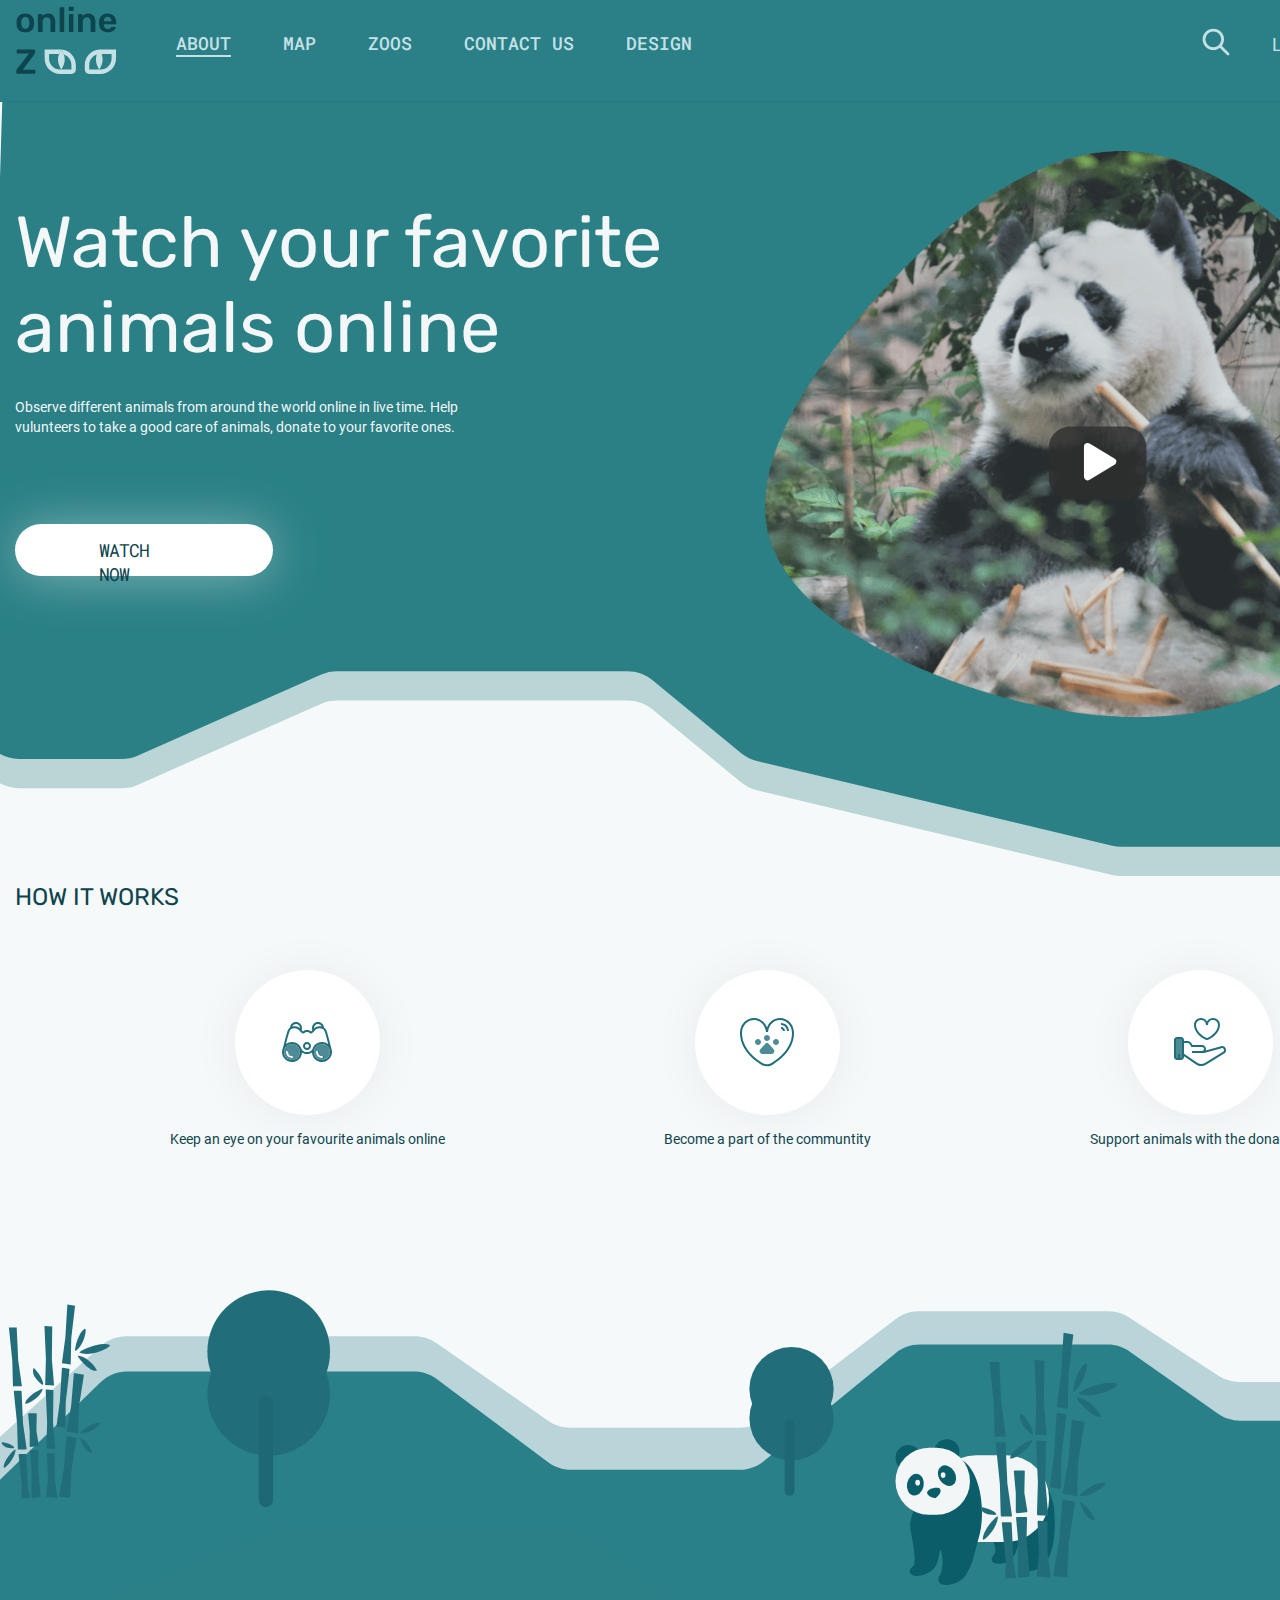
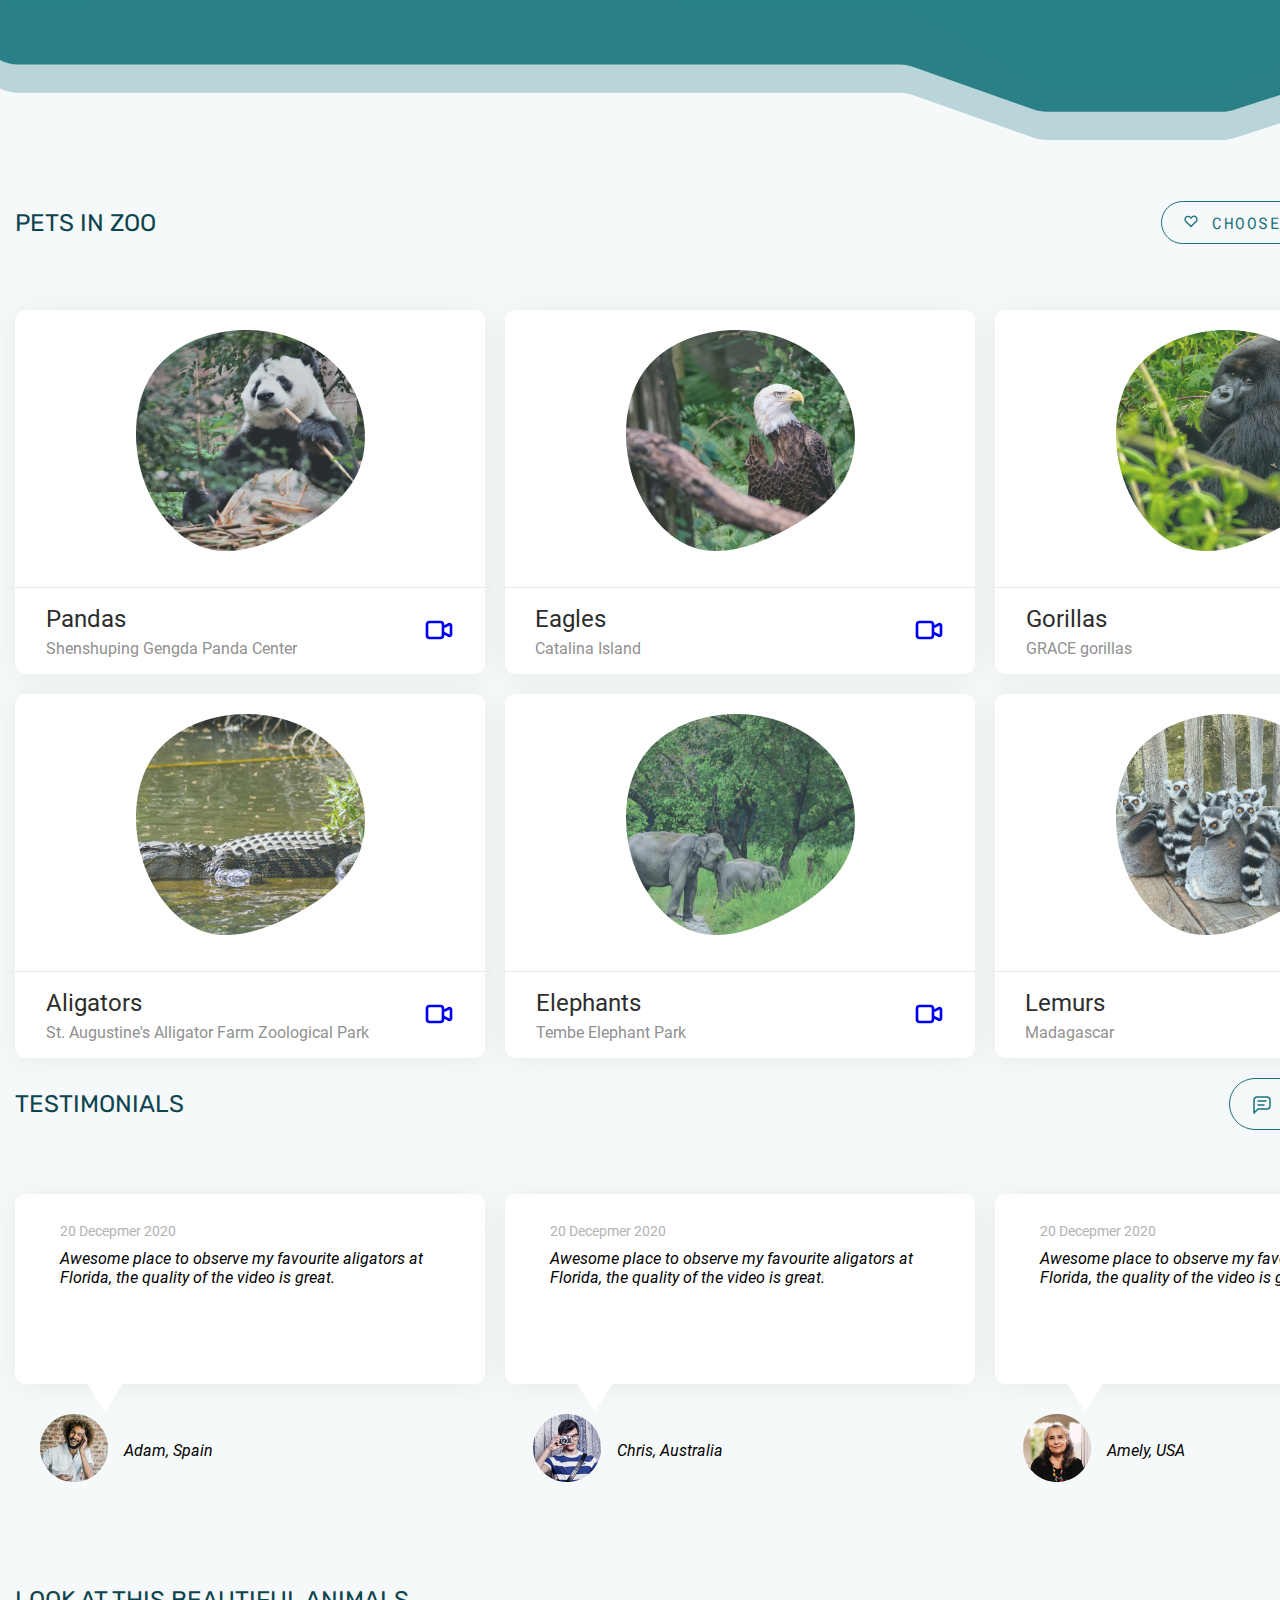
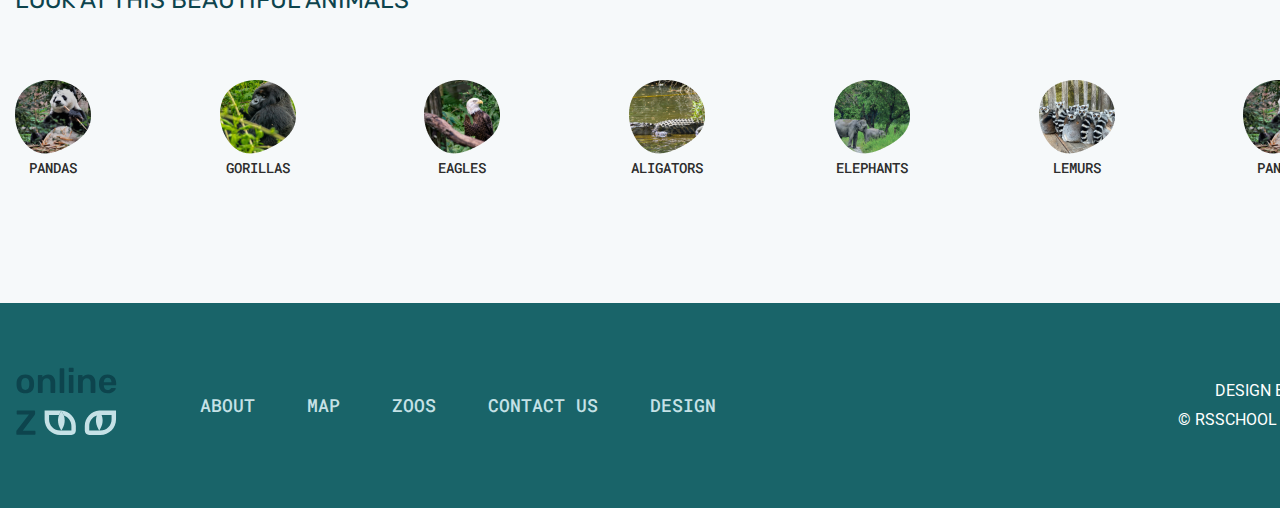
<file: index.html>
<!DOCTYPE html>
<html lang="en">

<head>
    <meta charset="UTF-8">
    <meta http-equiv="X-UA-Compatible" content="IE=edge">
    <meta name="viewport" content="width=device-width, initial-scale=1.0">
    <title>Zoo</title>
    <link rel="stylesheet" href="https://cdnjs.cloudflare.com/ajax/libs/font-awesome/5.15.3/css/all.min.css"
        integrity="sha512-iBBXm8fW90+nuLcSKlbmrPcLa0OT92xO1BIsZ+ywDWZCvqsWgccV3gFoRBv0z+8dLJgyAHIhR35VZc2oM/gI1w=="
        crossorigin="anonymous" referrerpolicy="no-referrer" />
    <link rel="stylesheet" href="./css/normalize.css">
    <link rel="stylesheet" href="./css/fonts.css">
    <link rel="stylesheet" href="./css/main.css">
</head>

<body>

    <header class="header">
        <div class="container">
            <nav class="header__nav">
                <a class="header__link" href="#">
                    <img src="./images/logo.svg" width="108" height="84" alt="logo">
                </a>
                <label for="x">
                    <span class=" header__bar fas fa-bars fa-2x"></span>
                </label>
                <input id="x" class="header__checkbox" type="checkbox">
                <ul class="header__list">
                    <li class="header__list--item"><a class="header__list--link" href="#">about</a></li>
                    <li class="header__list--item"><a class="header__list--link" href="#">map</a></li>
                    <li class="header__list--item"><a class="header__list--link" href="#">zoos</a></li>
                    <li class="header__list--item"><a class="header__list--link" href="contact.html">contact us</a></li>
                    <li class="header__list--item"><a class="header__list--link" href="#">design</a></li>
                </ul>
                <img class="header__contact" src="./images/contact.svg" width="56" height="56" alt="imgcontact ">
                <ul class="header__menu">
                    <li class="header__menu--item"><a class="header__menu--link" href="#">
                            <img src="./images/lupa.svg" width="32" height="32" alt="lupa">
                        </a></li>
                    <li class="header__menu--item"><a class="header__menu--link" href="login.html">Log in</a></li>
                    <li class="header__menu--item"><a class="header__menu--link" href="create.html">Sign up</a></li>
                </ul>
            </nav>
        </div>
    </header>

    <main>
        <section class="section-1">
            <div class="container">
                <div class="section-1__box">
                    <h1 class="section-1__title">Watch your favorite animals online</h1>
                    <p class="section-1__text">Observe different animals from around the world online in live time. Help
                        vulunteers to take a good care of animals, donate to your favorite ones.</p>
                    <a class="section-1__link" href="#">Watch now</a>

                </div>

                <div class="picture">
                    <a href="#" class="picture__btn">
                            
                            
                        <img class="picture__btn--img" src="./images/youtube.svg" width="120" height="120" alt="">
                    </a>
                    <img class="picture__img" src="./images/Panda.png"
                        srcset="./images/Panda.png 1x, ./images/Panda@2x.png 2x" width="650" height="566" alt="Panda">
                </div>

            </div>
        </section>

        <section class="section-2">
            <h2 class="section-2__title">Lorem, ipsum.</h2>
            <div class="container">
                <a class="section-2__work" href="#">How it works </a>

                <ul class="section-2__list">
                    <li class="section-2__item first">
                        <p class="section-2__text">Keep an eye on your favourite animals online</p>
                    </li>
                    <li class="section-2__item second">
                        <p class="section-2__text">Become a part of the communtity</p>
                    </li>
                    <li class="section-2__item third">
                        <p class="section-2__text">Support animals with the donations</p>
                    </li>
                </ul>
            </div>
        </section>

        <section class="section-3">
            <div class="container">
                <div class="section-3__content">
                    <h3 class="section-3__title">PETS IN ZOO</h3>
                    <a class="section-3__link" href="#"><svg xmlns="http://www.w3.org/2000/svg" class="h-6 w-6"
                            fill="none" width="18" height="16" viewBox="0 0 24 24" stroke="currentColor">
                            <path stroke-linecap="round" stroke-linejoin="round" stroke-width="2"
                                d="M4.318 6.318a4.5 4.5 0 000 6.364L12 20.364l7.682-7.682a4.5 4.5 0 00-6.364-6.364L12 7.636l-1.318-1.318a4.5 4.5 0 00-6.364 0z" />
                        </svg> CHOOSE YOUR FAVORITE</a>
                </div>
                <div class="section-3__menu-bar">
                    <ul class="section-3__menu">
                        <li class="section-3__item">
                            <picture>
                                <source media="(max-width: 320px)" srcset="./img/panda_mobile3.png">
                                <source media="(max-width: 640px)" srcset="./img/panda_tablet3.png">
                                <img class="section3__picture" src="./images/panda3.png" alt="panda" width="229"
                                    height="221">
                            </picture>
                            <hr class="section-3__line">

                            <div class="section-3__text-box">
                                <div class="section-3__span1">
                                    <h3 class="section-3__text">Pandas</h3>
                                    <p class="section-3__description">Shenshuping Gengda Panda Center</p>
                                </div>
                                <a class="title-box__link" href="#"><svg xmlns="http://www.w3.org/2000/svg" width="32"
                                        height="32" class="h-6 w-6" fill="none" viewBox="0 0 24 24"
                                        stroke="currentColor">
                                        <path stroke-linecap="round" stroke-linejoin="round" stroke-width="2"
                                            d="M15 10l4.553-2.276A1 1 0 0121 8.618v6.764a1 1 0 01-1.447.894L15 14M5 18h8a2 2 0 002-2V8a2 2 0 00-2-2H5a2 2 0 00-2 2v8a2 2 0 002 2z" />
                                    </svg>
                                </a>
                            </div>

                        </li>
                        <li class="section-3__item">
                            <picture>
                                <source media="(max-width: 640px)" srcset="./img/eagle_tablet3.png">
                                <img class="section3__picture" src="./images/eagle3.png" alt="eagle" width="229"
                                    height="221">
                            </picture>
                            <hr class="section-3__line">

                            <div class="section-3__text-box">
                                <div class="section-3__span2">
                                    <h3 class="section-3__text">Eagles</h3>
                                    <p class="section-3__description">Catalina Island</p>
                                </div>
                                <a class="title-box__link" href="#"><svg xmlns="http://www.w3.org/2000/svg" width="32"
                                        height="32" class="h-6 w-6" fill="none" viewBox="0 0 24 24"
                                        stroke="currentColor">
                                        <path stroke-linecap="round" stroke-linejoin="round" stroke-width="2"
                                            d="M15 10l4.553-2.276A1 1 0 0121 8.618v6.764a1 1 0 01-1.447.894L15 14M5 18h8a2 2 0 002-2V8a2 2 0 00-2-2H5a2 2 0 00-2 2v8a2 2 0 002 2z" />
                                    </svg>
                                </a>
                            </div>

                        </li>
                        <li class="section-3__item">
                            <picture>
                                <source media="(max-width: 320px)" srcset="./img/monkey_mobile3.png">
                                <img class="section3__picture" src="./images/monkey3.png" alt="monkey" width="229"
                                    height="221">
                            </picture>
                            <hr class="section-3__line">

                            <div class="section-3__text-box">
                                <div class="section-3__span3">
                                    <h3 class="section-3__text">Gorillas</h3>
                                    <p class="section-3__description">GRACE gorillas</p>
                                </div>
                                <a class="title-box__link" href="#"><svg xmlns="http://www.w3.org/2000/svg" width="32"
                                        height="32" class="h-6 w-6" fill="none" viewBox="0 0 24 24"
                                        stroke="currentColor">
                                        <path stroke-linecap="round" stroke-linejoin="round" stroke-width="2"
                                            d="M15 10l4.553-2.276A1 1 0 0121 8.618v6.764a1 1 0 01-1.447.894L15 14M5 18h8a2 2 0 002-2V8a2 2 0 00-2-2H5a2 2 0 00-2 2v8a2 2 0 002 2z" />
                                    </svg>
                                </a>
                            </div>

                        </li>
                        <li class="section-3__item">
                            <picture>
                                <source media="(max-width: 640px)" srcset="./img/aligators_tablet3_tablet.png">
                                <img class="section3__picture" src="./images/aligators3.png" alt="alligators"
                                    width="229" height="221">
                            </picture>
                            <hr class="section-3__line">

                            <div class="section-3__text-box">
                                <div class="section-3__span4">
                                    <h3 class="section-3__text">Aligators</h3>
                                    <p class="section-3__description">St. Augustine's Alligator Farm Zoological Park</p>
                                </div>
                                <a class="title-box__link" href="#"><svg xmlns="http://www.w3.org/2000/svg" width="32"
                                        height="32" class="h-6 w-6" fill="none" viewBox="0 0 24 24"
                                        stroke="currentColor">
                                        <path stroke-linecap="round" stroke-linejoin="round" stroke-width="2"
                                            d="M15 10l4.553-2.276A1 1 0 0121 8.618v6.764a1 1 0 01-1.447.894L15 14M5 18h8a2 2 0 002-2V8a2 2 0 00-2-2H5a2 2 0 00-2 2v8a2 2 0 002 2z" />
                                    </svg>
                                </a>
                            </div>

                        </li>

                        <li class="section-3__item">
                            <picture>
                                <source media="(max-width: 640px)" srcset="./img/elephant_tablet3.png">
                                <img class="section3__picture" src="./images/elephant3.png" alt="panda" width="229"
                                    height="221">
                            </picture>
                            <hr class="section-3__line">

                            <div class="section-3__text-box">
                                <div class="section-3__span5">
                                    <h3 class="section-3__text">Elephants</h3>
                                    <p class="section-3__description">Tembe Elephant Park</p>
                                </div>
                                <a class="title-box__link" href="#"><svg xmlns="http://www.w3.org/2000/svg" width="32"
                                        height="32" class="h-6 w-6" fill="none" viewBox="0 0 24 24"
                                        stroke="currentColor">
                                        <path stroke-linecap="round" stroke-linejoin="round" stroke-width="2"
                                            d="M15 10l4.553-2.276A1 1 0 0121 8.618v6.764a1 1 0 01-1.447.894L15 14M5 18h8a2 2 0 002-2V8a2 2 0 00-2-2H5a2 2 0 00-2 2v8a2 2 0 002 2z" />
                                    </svg>
                                </a>
                            </div>

                        </li>
                        <li class="section-3__item">
                            <picture>
                                <img class="section3__picture" src="./images/lemurs3.png" alt="lemur" width="229"
                                    height="221">
                            </picture>
                            <hr class="section-3__line">

                            <div class="section-3__text-box">
                                <div class="section-3__span6">
                                    <h3 class="section-3__text">Lemurs</h3>
                                    <p class="section-3__description">Madagascar</p>
                                </div>
                                <a class="title-box__link" href="#"><svg xmlns="http://www.w3.org/2000/svg" width="32"
                                        height="32" class="h-6 w-6" fill="none" viewBox="0 0 24 24"
                                        stroke="currentColor">
                                        <path stroke-linecap="round" stroke-linejoin="round" stroke-width="2"
                                            d="M15 10l4.553-2.276A1 1 0 0121 8.618v6.764a1 1 0 01-1.447.894L15 14M5 18h8a2 2 0 002-2V8a2 2 0 00-2-2H5a2 2 0 00-2 2v8a2 2 0 002 2z" />
                                    </svg>
                                </a>
                            </div>

                        </li>
                    </ul>
                </div>
            </div>
        </section>

        <!-- <section>
            <div class="container">
                <h3>Pay and feed</h3>
                <a href="#">Donate to volunteers</a>
                <ul>
                    <li><p>You donate to your favourite animals</p></li>
                    <li><p>Zoo Keepers feed animals with their favourite food</p></li>
                    <li><p>Animals are healthy and happy</p></li>
                </ul>
            </div>
        </section> -->

        <section class="testimonials">
            <div class="container">
                <div class="testimonials__wrapper">
                    <h3 class="testimonials__title">Testimonials</h3>
                    <a class="testimonials__btn" href="feedbeck.html"><img class="testimonials__icon"
                            src="./images/icon_message.svg" alt="btn message"> Leave feedback</a>
                </div>
                <div class="testimonials__box__wrapper">
                    <div class="testimonials__box one">
                        <span class="testimonials__time">20 Decepmer 2020</span>
                        <h4 class="testimonals__subtitle">Awesome place to observe my favourite aligators at Florida,
                            the quality of the video is great. </h4>
                    </div>
                    <div class="testimonials__box two">
                        <span class="testimonials__time">20 Decepmer 2020</span>
                        <h4 class="testimonals__subtitle">Awesome place to observe my favourite aligators at Florida,
                            the quality of the video is great. </h4>
                    </div>
                    <div class="testimonials__box three">
                        <span class="testimonials__time">20 Decepmer 2020</span>
                        <h4 class="testimonals__subtitle">Awesome place to observe my favourite aligators at Florida,
                            the quality of the video is great. </h4>
                    </div>
                </div>
                <div class="testimonials__humans">
                    <div class="testimonials__humans__wrapper adam">
                        <picture>
                            <source media="(max-width: 320px)"
                                srcset="./images/adam_mobile.png 1x, ./images/adam_mobile@2x.png 2x">
                            <source media="(max-width: 640px)"
                                srcset="./images/adam_tablet.png 1x, ./images/adam_tablet@2x.png 2x">
                            <source media="(max-width: 1200px)"
                                srcset="./images/adam_desktop.png 1x, ./images/adam_desktop@2x.png 2x">
                            <img src="./images/adam.png" srcset="./images/adam.png 1x,  ./images/adam@2x.png 2x"
                                alt="adam spain">

                        </picture>
                        <h4 class="testimonials__humas__title">Adam, Spain</h4>
                    </div>
                    <div class="testimonials__humans__wrapper chris">
                        <picture>
                            <source media="(max-width: 320px)"
                                srcset="./images/chris_mobile.png 1x, ./images/chris_mobile@2x.png 2x">
                            <source media="(max-width: 640px)"
                                srcset="./images/chris_tablet.png 1x, ./images/chris_tablet@2x.png 2x">
                            <source media="(max-width: 1200px)"
                                srcset="./images/chris_desktop.png 1x, ./images/chris_desktop@2x.png 2x">
                            <img src="./images/chris.png" srcset="./images/chris.png 1x,  ./images/chris@2x.png 2x"
                                alt="chris australia">
                        </picture>
                        <h4 class="testimonials__humas__title">Chris, Australia</h4>
                    </div>
                    <div class="testimonials__humans__wrapper amely">
                        <picture class="amely">
                            <source media="(max-width: 320px)"
                                srcset="./images/amely_mobile.png 1x, ./images/amely_mobile@2x.png 2x">
                            <source media="(max-width: 640px)"
                                srcset="./images/amely_tablet.png 1x, ./images/amely_tablet@2x.png 2x">
                            <source media="(max-width: 1200px)"
                                srcset="./images/amely_desktop.png 1x, ./images/amely_desktop@2x.png 2x">
                            <img src="./images/amely.png" srcset="./images/amely.png 1x,  ./images/amely@2x.png 2x"
                                alt="Amely USA">
                        </picture>
                        <h4 class="testimonials__humas__title amely__title">Amely, USA</h4>
                    </div>
                </div>

            </div>
        </section>
        <section class="animals">
            <div class="container">
                <h3 class="animals__title">Look at this beautiful animals</h3>
                <div class="animals__wrapper">
                    <div class="animals__wrapper__images">
                        <picture>
                            <a class="tdn" href="#">
                                <source media="(max-width: 320px)"
                                    srcset="./images/pandas_mobile.png 1x, ./images/pandas_mobile@2x.png 2x">
                                <source media="(max-width: 640px)"
                                    srcset="./images/pandas_tablet.png 1x, ./images/pandas_tablet@2x.png 2x">
                                <source media="(max-width: 1200px)"
                                    srcset="./images/pandas_desktop.png 1x, ./images/pandas_desktop@2x.png 2x">
                                <img src="./images/pandas.png"
                                    srcset="./images/pandas.png 1x,  ./images/pandas@2x.png 2x" alt="pandas">
                                <h4 class="animals__wrapper__title">Pandas</h4>
                            </a>
                        </picture>
                    </div>
                    <div class="animals__wrapper__images">
                        <picture>
                            <source media="(max-width: 320px)"
                                srcset="./images/gorila_mobile.png 1x, ./images/gorila_mobile@2x.png 2x">
                            <source media="(max-width: 640px)"
                                srcset="./images/gorila_tablet.png 1x, ./images/gorila_tablet@2x.png 2x">
                            <source media="(max-width: 1200px)"
                                srcset="./images/gorila_desktop.png 1x, ./images/gorila_desktop@2x.png 2x">
                            <img src="./images/gorila.png" srcset="./images/gorila.png 1x,  ./images/gorila@2x.png 2x"
                                alt="pandas">
                            <h4 class="animals__wrapper__title">Gorillas</h4>

                        </picture>
                    </div>
                    <div class="animals__wrapper__images">
                        <picture>
                            <source media="(max-width: 320px)"
                                srcset="./images/eagle_mobile.png 1x, ./images/eagle_mobile@2x.png 2x">
                            <source media="(max-width: 640px)"
                                srcset="./images/eagle_tablet.png 1x, ./images/eagle_tablet@2x.png 2x">
                            <source media="(max-width: 1200px)"
                                srcset="./images/eagle_desktop.png 1x, ./images/eagle_desktop@2x.png 2x">
                            <img src="./images/eagle.png" srcset="./images/eagle.png 1x,  ./images/eagle@2x.png 2x"
                                alt="pandas">
                            <h4 class="animals__wrapper__title">Eagles</h4>
                        </picture>
                    </div>
                    <div class="animals__wrapper__images">
                        <picture>
                            <source media="(max-width: 320px)"
                                srcset="./images/aligator_mobile.png 1x, ./images/aligator_mobile@2x.png 2x">
                            <source media="(max-width: 640px)"
                                srcset="./images/aligator_tablet.png 1x, ./images/aligator_tablet@2x.png 2x">
                            <source media="(max-width: 1200px)"
                                srcset="./images/aligator_desktop.png 1x, ./images/aligator_desktop@2x.png 2x">
                            <img src="./images/aligator.png"
                                srcset="./images/aligator.png 1x,  ./images/aligator@2x.png 2x" alt="pandas">
                            <h4 class="animals__wrapper__title">Aligators</h4>
                        </picture>
                    </div>
                    <div class="animals__wrapper__images panda_">
                        <picture>
                            <source media="(max-width: 320px)"
                                srcset="./images/elephan_mobile.png 1x, ./images/elephan_mobile@2x.png 2x">
                            <source media="(max-width: 640px)"
                                srcset="./images/elephan_tablet.png 1x, ./images/elephan_tablet@2x.png 2x">
                            <source media="(max-width: 1200px)"
                                srcset="./images/elephan_desktop.png 1x, ./images/elephan_desktop@2x.png 2x">
                            <img src="./images/elephan.png"
                                srcset="./images/elephan.png 1x,  ./images/elephan@2x.png 2x" alt="pandas">
                            <h4 class="animals__wrapper__title">elephants</h4>
                        </picture>
                    </div>
                    <div class="animals__wrapper__images panda_">
                        <picture>
                            <source media="(max-width: 320px)"
                                srcset="./images/lenurs_mobile.png 1x, ./images/lenurs_mobile@2x.png 2x">
                            <source media="(max-width: 640px)"
                                srcset="./images/lenurs_tablet.png 1x, ./images/lenurs_tablet@2x.png 2x">
                            <source media="(max-width: 1200px)"
                                srcset="./images/lenurs_desktop.png 1x, ./images/lenurs_desktop@2x.png 2x">
                            <img src="./images/lenurs.png" srcset="./images/lenurs.png 1x,  ./images/lenurs@2x.png 2x"
                                alt="pandas">
                            <h4 class="animals__wrapper__title">LEMURS</h4>
                        </picture>
                    </div>
                    <div class="animals__wrapper__images panda">
                        <picture>
                            <a class="tdn" href="#">
                                <source media="(max-width: 320px)"
                                    srcset="./images/pandas_mobile.png 1x, ./images/pandas_mobile@2x.png 2x">
                                <source media="(max-width: 640px)"
                                    srcset="./images/pandas_tablet.png 1x, ./images/pandas_tablet@2x.png 2x">
                                <source media="(max-width: 1200px)"
                                    srcset="./images/pandas_desktop.png 1x, ./images/pandas_desktop@2x.png 2x">
                                <img src="./images/pandas.png"
                                    srcset="./images/pandas.png 1x,  ./images/pandas@2x.png 2x" alt="pandas">
                                <h4 class="animals__wrapper__title">PANDAS</h4>
                            </a>
                        </picture>
                    </div>
                    <div class="animals__wrapper__way">
                        <a class="tdn" href="#"> <img class="way__right" src="./images/right.svg" alt="right"></a>
                        <a class="tdn" href="#"> <img class="way__left" src="./images/left.svg" alt="left"></a>
                    </div>
                    <img class="down" src="./images/down.svg" alt="">
                </div>
            </div>
        </section>
    </main>
    <footer class="footer">
        <div class="container">
            <nav class="footer__nav">
                <a href="#"><img class="footer__logo" src="./images/footer_logo.svg" alt="eyes"></a>
                <ul class="footer__menu">
                    <li class="footer__item">
                        <a class="footer__link" href="#">about</a>
                    </li>
                    <li class="footer__item">
                        <a class="footer__link" href="#">MaP</a>
                    </li>
                    <li class="footer__item">
                        <a class="footer__link" href="#">Zoos</a>
                    </li>
                    <li class="footer__item">
                        <a class="footer__link" href="#">contact us</a>
                    </li>
                    <li class="footer__item">
                        <a class="footer__link" href="#">design</a>
                    </li>
                </ul>
                <div class="footer__wrapper__text">
                    <p class="footer__text">Design by Lemeshko Kateryna</p>
                    <p class="footer__text"> &copy; RSSchool and ©Yem Digital 2021</p>
                </div>
            </nav>
        </div>
    </footer>

</body>

</html>
</file>
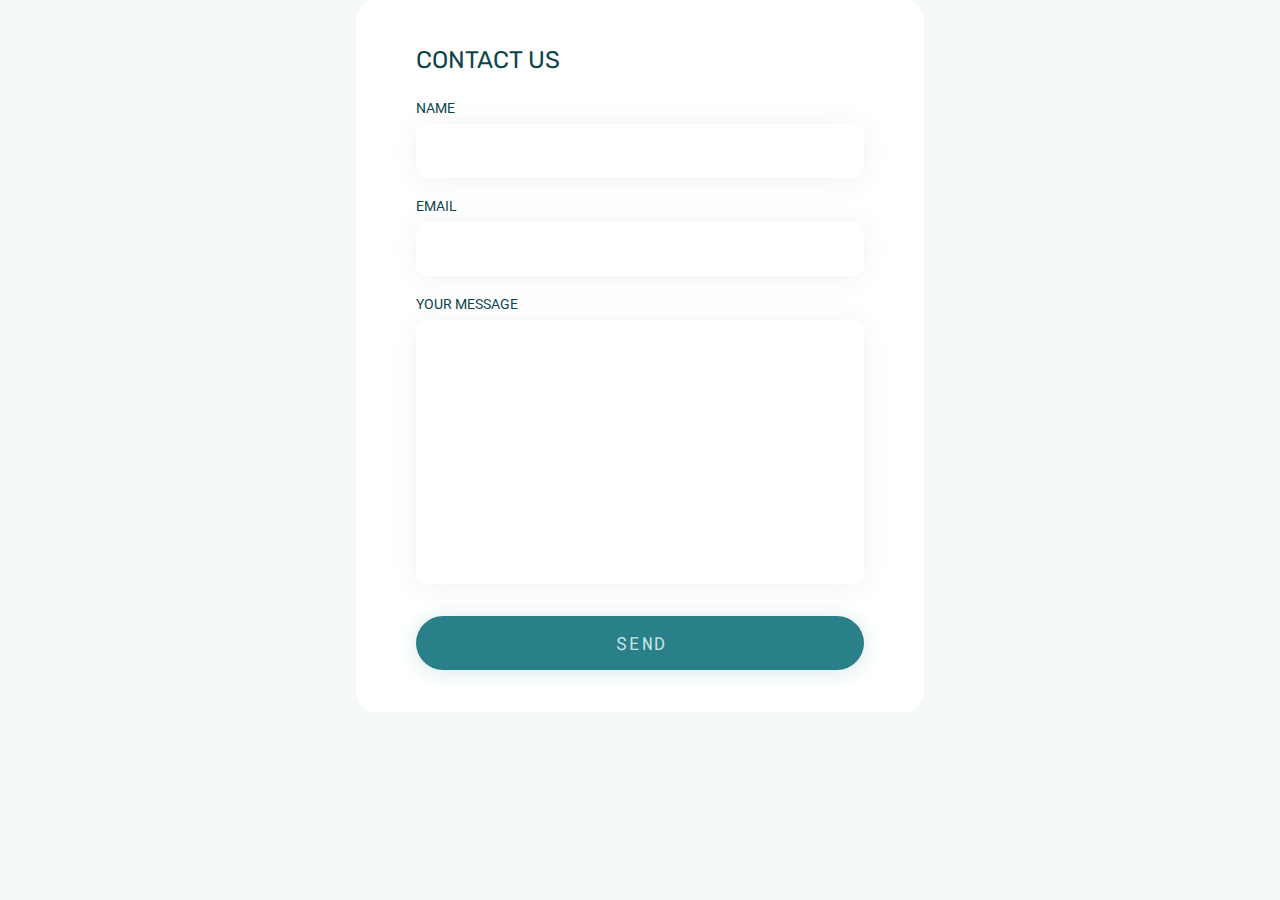
<file: contact.html>
<!DOCTYPE html>
<html lang="en">
<head>
    <meta charset="UTF-8">
    <meta http-equiv="X-UA-Compatible" content="IE=edge">
    <meta name="viewport" content="width=device-width, initial-scale=1.0">
    <title>Document</title>
    <link rel="stylesheet" href="./css/normalize.css">
    <link rel="stylesheet" href="./css/fonts.css">
    <link rel="stylesheet" href="./css/main.css">
</head>
<body>
    
<section class="contact-section">
    <h4 class="contact-section__title">Contact us</h4>

    <form class="frame-section__form" method="POST" action="http://echo.htmlacademy.ru">
        <label class="frame-section__label">
            <span class="frame-section__span">NAME</span>
            <input name="user_name" class="frame-section__input" type="text" required>
        </label>
        <label class="frame-section__label">
            <span class="frame-section__span">Email</span>
            <input name="user_email" class="frame-section__input" type="email" required>
        </label>
        <div class="contact-section__div">
            <span class="frame-section__span">Your Message</span>
        <textarea class="contact-section__text" name="text" id="s" cols="30" rows="10"></textarea>
        </div>
        <button class="frame-section__button" type="submit">SEND</button>
    </form>
</section>

</body>
</html>
</file>
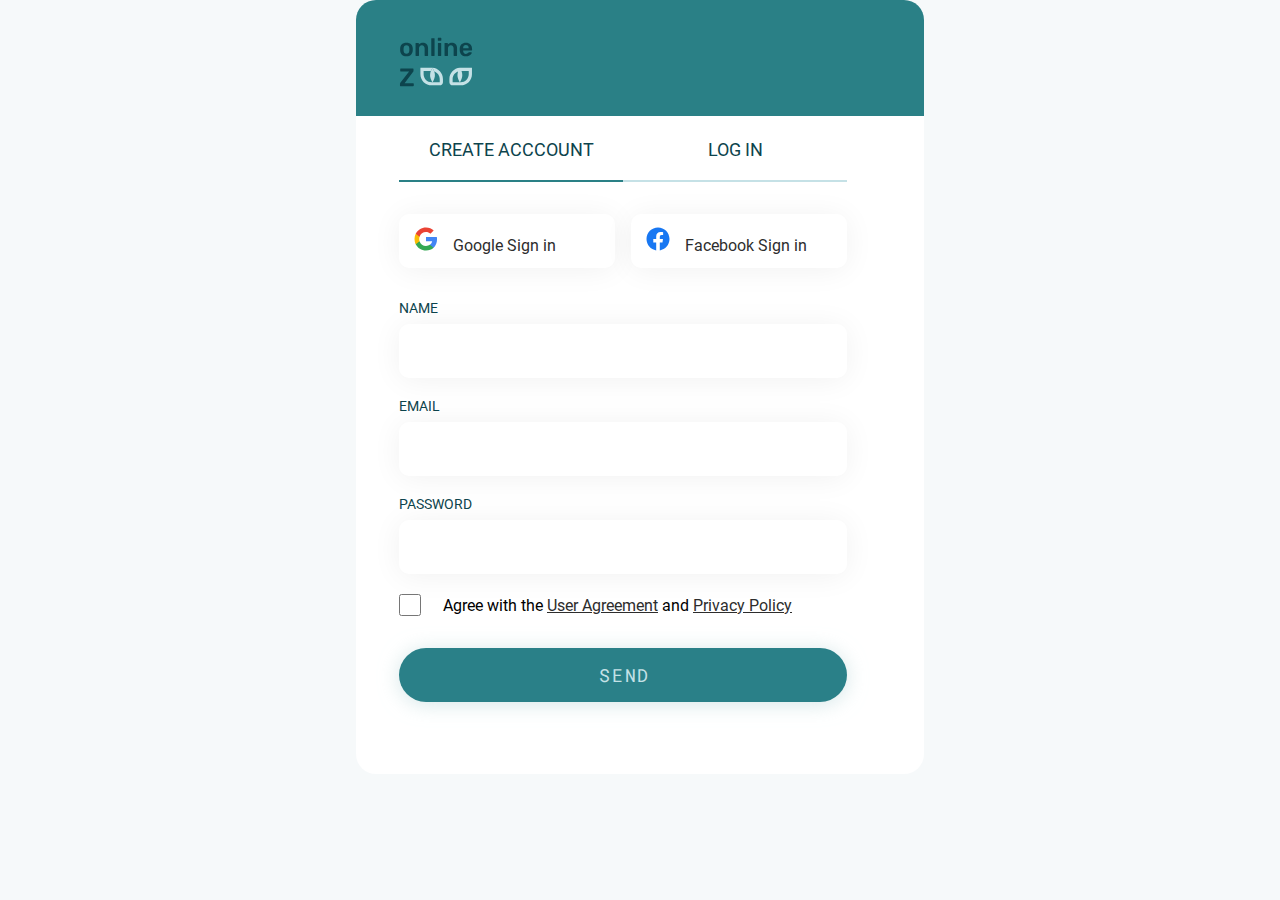
<file: create.html>
<!DOCTYPE html>
<html lang="en">

<head>
    <meta charset="UTF-8">
    <meta http-equiv="X-UA-Compatible" content="IE=edge">
    <meta name="viewport" content="width=device-width, initial-scale=1.0">
    <title>Document</title>
    <link rel="stylesheet" href="./css/normalize.css">
    <link rel="stylesheet" href="./css/fonts.css">
    <link rel="stylesheet" href="./css/main.css">
</head>

<body>
    <section class="frame-section">
        <h2 class="frame-section__title">Lorem, ipsum.</h2>
        <a class="header-frame__link" href="./index.html"><img class="header-frame__img" src="./images/Logo-large.svg"
                alt="logo" width="78" height="61"></a>
        <ul class="frame-section__menu">
            <li class="frame-section__item"><a class="frame-section__link" href="./index.html">Create acccount</a>
                <hr class="frame-section__line-1">
            </li>
            <li class="frame-section__item"><a class="frame-section__link" href="./login.html">Log in</a>
                <hr class="frame-section__line-2">
            </li>
        </ul>
        <ul class="section-add__menu">
            <li class="section-add__item"><a class="section-add__link-1" href="#">Google Sign in</a></li>
            <li class="section-add__item"><a class="section-add__link-2" href="#">Facebook Sign in</a></li>
        </ul>

        <form class="frame-section__form" method="POST" action="http://echo.htmlacademy.ru">
            <label class="frame-section__label">
                <span class="frame-section__span">NAME</span>
                <input name="user_name" class="frame-section__input" type="text" required>
            </label>
            <label class="frame-section__label">
                <span class="frame-section__span">Email</span>
                <input name="user_email" class="frame-section__input" type="email" required>
            </label>
            <label class="frame-section__label">
                <span class="frame-section__span">Password</span>
                <input name="password" class="frame-section__input" type="password" required>
            </label>
            <label class="frame-section__label-check">
                <input name="user_check" class="frame-section__input-check" type="checkbox">
                <span class="frame-section__agree"> Agree with the <a class="frame-section__link-agree" href="#">User
                        Agreement</a> and <a class="frame-section__link-agree" href="#">Privacy Policy</a></span>
            </label>

            <button class="frame-section__button" type="submit">SEND</button>
        </form>
    </section>
</body>

</html>
</file>
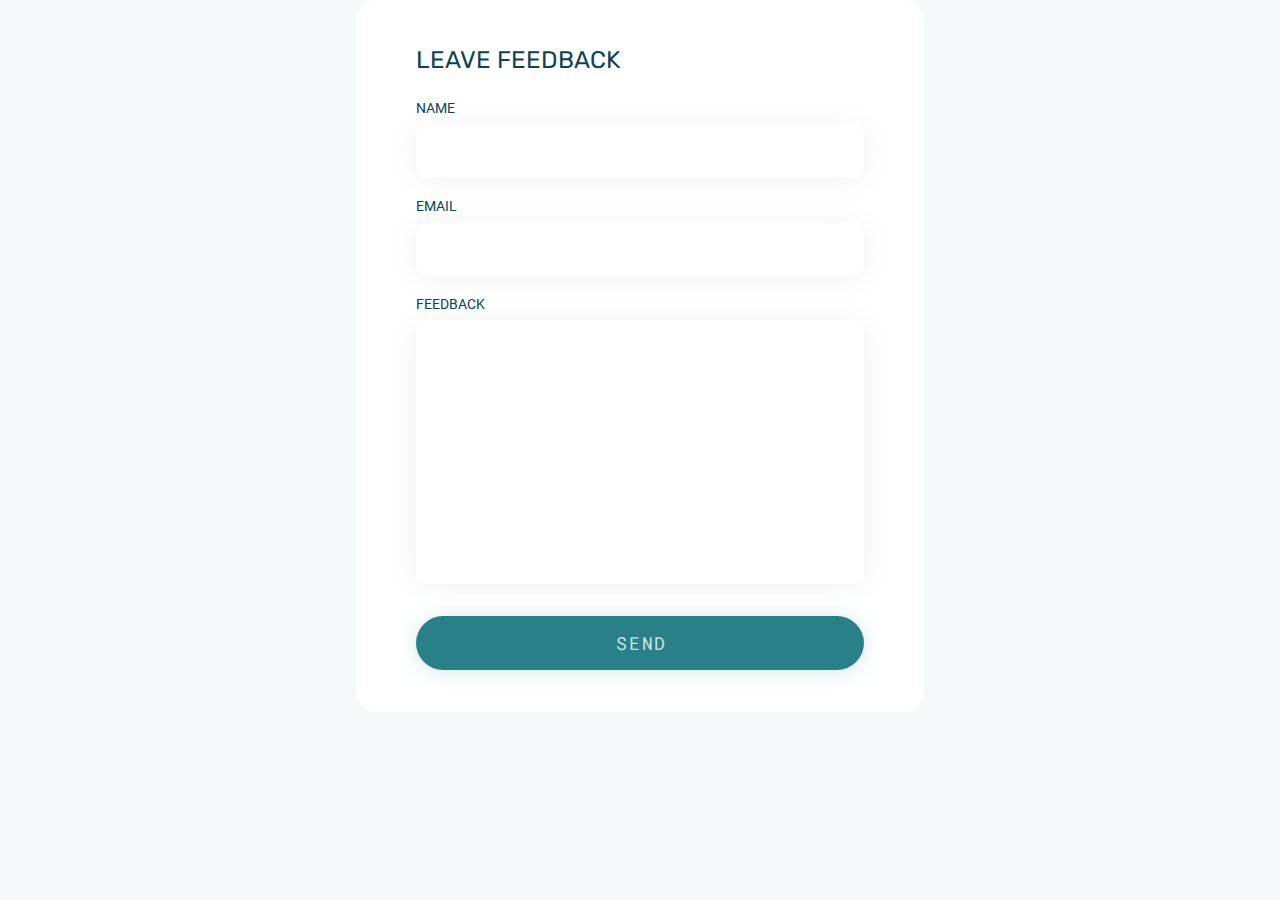
<file: feedbeck.html>
<!DOCTYPE html>
<html lang="en">

<head>
    <meta charset="UTF-8">
    <meta http-equiv="X-UA-Compatible" content="IE=edge">
    <meta name="viewport" content="width=device-width, initial-scale=1.0">
    <title>Document</title>
    <link rel="stylesheet" href="./css/normalize.css">
    <link rel="stylesheet" href="./css/fonts.css">
    <link rel="stylesheet" href="./css/main.css">
</head>

<body>
    <section class="contact-section">
        <h4 class="contact-section__title">Leave feedback</h4>

        <form class="frame-section__form" method="POST" action="http://echo.htmlacademy.ru">
            <label class="frame-section__label">
                <span class="frame-section__span">NAME</span>
                <input name="user_name" class="frame-section__input" type="text" required>
            </label>
            <label class="frame-section__label">
                <span class="frame-section__span">Email</span>
                <input name="user_email" class="frame-section__input" type="email" required>
            </label>
            <div class="contact-section__div">
                <span class="frame-section__span">Feedback</span>
                <textarea class="contact-section__text" name="text" id="s" cols="30" rows="10"></textarea>
            </div>
            <button class="frame-section__button" type="submit">SEND</button>
        </form>
    </section>
</body>

</html>
</file>
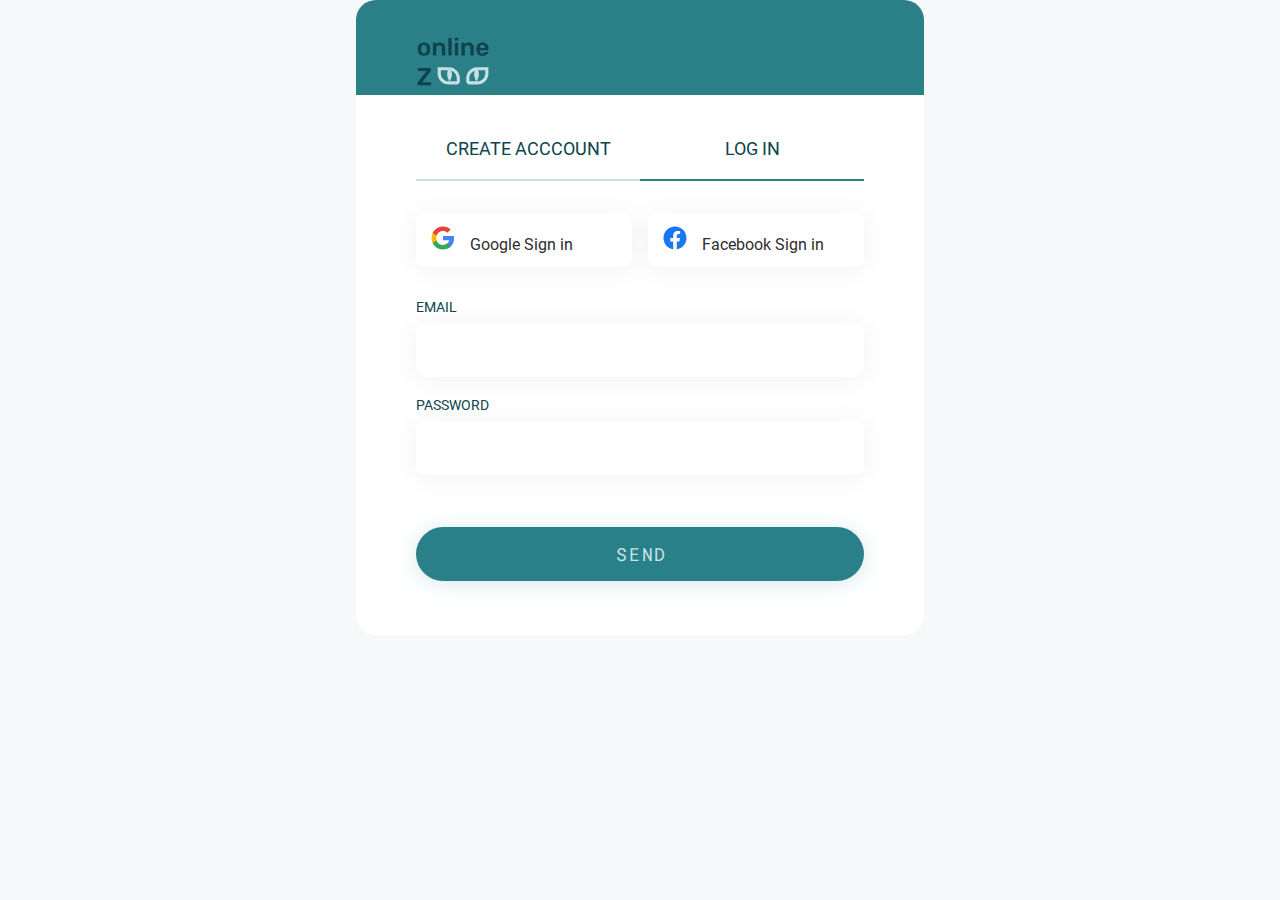
<file: login.html>
<!DOCTYPE html>
<html lang="en">

<head>
    <meta charset="UTF-8">
    <meta http-equiv="X-UA-Compatible" content="IE=edge">
    <meta name="viewport" content="width=device-width, initial-scale=1.0">
    <title>Document</title>
    <link rel="stylesheet" href="./css/normalize.css">
    <link rel="stylesheet" href="./css/fonts.css">
    <link rel="stylesheet" href="./css/main.css">
</head>

<body>

    <section class="login-section">
        <h2 class="frame-section__title">Lorem, ipsum.</h2>
        <a class="login-section__link" href="#">
            <img class="login-section__img" src="./images/Logo-large.svg" width="78" height="60" alt="logo">
        </a>
        <ul class="login-section__menu">
            <li class="login-section__item"><a class="login-section__link" href="./index.html">Create acccount</a>
                <hr class="login-section__line-1">
            </li>
            <li class="login-section__item"><a class="login-section__link" href="./login.html">Log in</a>
                <hr class="login-section__line-2">
            </li>
        </ul>
        <ul class="section-add__menu">
            <li class="section-add__item"><a class="section-add__link-1" href="#">Google Sign in</a></li>
            <li class="section-add__item"><a class="section-add__link-2" href="#">Facebook Sign in</a></li>
        </ul>

        <form class="frame-section__form" method="POST" action="http://echo.htmlacademy.ru">
            <label class="frame-section__label">
                <span class="frame-section__span">Email</span>
                <input name="user_email" class="frame-section__input" type="email" required>
            </label>
            <label class="frame-section__label">
                <span class="frame-section__span">Password</span>
                <input name="password" class="frame-section__input" type="password" required>
            </label>

            <button class="frame-section__button" type="submit">SEND</button>
        </form>
    </section>

</body>

</html>
</file>
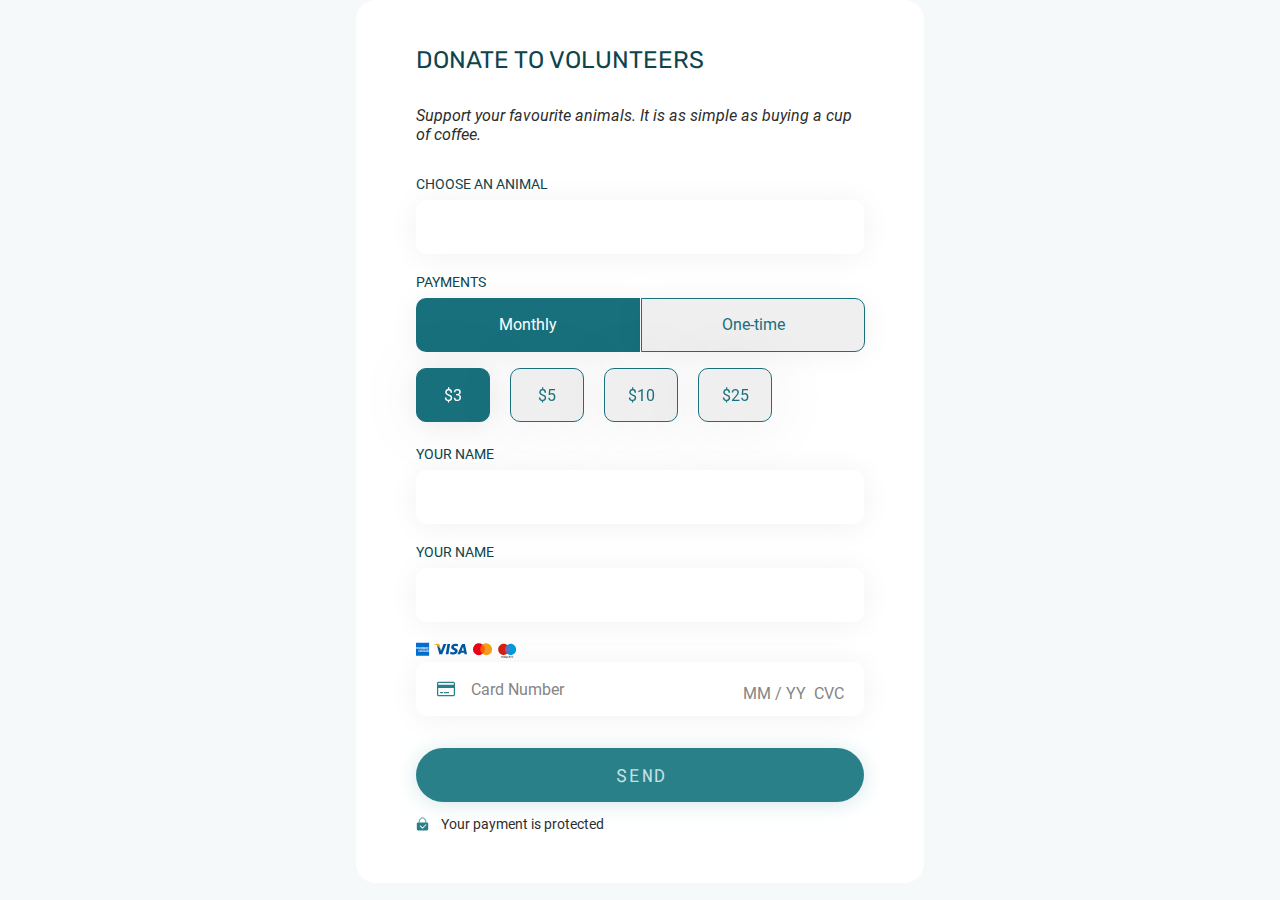
<file: volunteers.html>
<!DOCTYPE html>
<html lang="en">

<head>
    <meta charset="UTF-8">
    <meta http-equiv="X-UA-Compatible" content="IE=edge">
    <meta name="viewport" content="width=device-width, initial-scale=1.0">
    <title>Document</title>
    <link rel="stylesheet" href="./css/normalize.css">
    <link rel="stylesheet" href="./css/fonts.css">
    <link rel="stylesheet" href="./css/main.css">
</head>

<body>

    <section class="volunteers-section">
        <h4 class="contact-section__title">Donate to volunteers</h4>

        <p class="volunteers-section__text">Support your favourite animals. It is as simple as buying a cup of coffee.
        </p>

        <form class="frame-section__form" method="POST" action="http://echo.htmlacademy.ru">
            <label class="frame-section__label">
                <span class="frame-section__span">Choose an animal</span>
                <input name="user_name" class="frame-section__input" type="text" required>
            </label>
            <div class="frame-section__label">
                <span class="frame-section__span">Payments</span>
                <span class="volunteers-section__span">
                    <button class="volunteers-section__button1" type="button">
                        <span class="volunteers-section__monthly">Monthly</span>
                    </button>
                    <button class="volunteers-section__button2" type="button">
                        <span class="volunteers-section__one-time">One-time</span>
                    </button>
                </span>
                <div class="volunteers-section__prices-box">
                    <button class="volunteers-section__price" type="button">$3</button>
                    <button class="volunteers-section__price" type="button">$5</button>
                    <button class="volunteers-section__price" type="button">$10</button>
                    <button class="volunteers-section__price" type="button">$25</button>
                </div>
            </div>
            <label class="frame-section__label">
                <span class="frame-section__span">Your name</span>
                <input name="user_email" class="frame-section__input" type="email" required>
            </label>
            <label class="frame-section__label">
                <span class="frame-section__span">Your name</span>
                <input name="user_email" class="frame-section__input" type="email" required>
            </label>

            <img class="volunteers-section__cards" src="./images/Payment-Methods.svg" alt="card" width="101"
                height="16" />
            <br>

            <label class="volunteers-section__label">
                <img class="volunteers-section__card-img" src="./images/Credit-Card.svg" width="20" height="16"
                    alt="card">
                <span class="volunteers-section__span-card">Card Number</span>
                <input name="card-number" placeholder="MM / YY  CVC" class="volunteers-section__input" type="number"
                    required>
            </label>
            <button class="frame-section__button" type="submit">SEND</button>
            <div class="volunteers-section__wrapper">
                <img class="volunteers-section__image-second" src="./images/Frame-1359.svg" alt="frame" width="13"
                    height="14" />
                <p class="volunteers-section__text-payment">Your payment is protected</p>
                </div>
        </form>
    </section>

</body>

</html>
</file>
<file: css/fonts.css>
@font-face {
    font-family: 'Roboto Mono';
    font-style: normal;
    font-weight: 500;
    src: local(''),
        url('../fonts/roboto-mono-v13-latin-500.woff2') format('woff2'),
        url('../fonts/roboto-mono-v13-latin-500.woff') format('woff');
}

@font-face {
    font-family: 'Roboto Mono';
    font-style: normal;
    font-weight: 400;
    src: local(''),
        url('../fonts/roboto-mono-v13-latin-regular.woff2') format('woff2'),
        url('../fonts/roboto-mono-v13-latin-regular.woff') format('woff');
}

@font-face {
    font-family: 'Roboto';
    font-style: normal;
    font-weight: 400;
    src: local(''),
        url('../fonts/roboto-v27-latin-regular.woff2') format('woff2'),
        url('../fonts/roboto-v27-latin-regular.woff') format('woff');
}

@font-face {
    font-family: 'Roboto';
    font-style: italic;
    font-weight: 400;
    src: local(''),
        url('../fonts/roboto-v27-latin-italic.woff2') format('woff2'),
        url('../fonts/roboto-v27-latin-italic.woff') format('woff');
}

@font-face {
    font-family: 'Rubik';
    font-style: normal;
    font-weight: 500;
    src: local(''),
        url('../fonts/rubik-v14-latin-500.woff2') format('woff2'),
        url('../fonts/rubik-v14-latin-500.woff') format('woff');
}

@font-face {
    font-family: 'Rubik';
    font-style: normal;
    font-weight: 400;
    src: local(''),
        url('../fonts/rubik-v14-latin-regular.woff2') format('woff2'),
        url('../fonts/rubik-v14-latin-regular.woff') format('woff');
}
</file>
<file: css/main.css>
*,
*::before,
*::after {
  box-sizing: border-box;
  margin: 0;
  padding: 0;
}

body {
  background-color: #F6F9FA;
}

.container {
  width: 1480px;
  margin: 0 auto;
  padding: 0 15px;
}

.header {
  padding-bottom: 13px;
  background: #2A8086;
  border-bottom: 1px solid #277A80;
}

.header__nav {
  display: flex;
  align-items: center;
}

.header__contact {
  display: none;
}

.header__bar {
  display: none;
  color: #fff;
  margin-left: auto;
}

.header__label {
  margin-left: auto;
}

.header__checkbox {
  clip: rect(0 0 0 0);
  clip-path: inset(50%);
  height: 1px;
  overflow: hidden;
  position: absolute;
  white-space: nowrap;
  width: 1px;
}

.header__list {
  list-style-type: none;
  display: flex;
  margin-left: 53px;
  margin-right: auto;
}

.header__list--item {
  margin-right: 52px;
}

.header__list--item:first-child {
  border-bottom: 2px solid #C5E1E6;
}

.header__list--item:last-child {
  margin-right: 0;
}

.header__list--link {
  text-decoration: none;
  font-family: 'Roboto Mono';
  font-style: normal;
  font-weight: 500;
  font-size: 18px;
  line-height: 24px;
  text-transform: uppercase;
  color: #C5E1E6;
}

.header__menu {
  list-style-type: none;
  display: flex;
  align-items: center;
}

.header__menu--item {
  margin-right: 40px;
}

.header__menu--item:last-child {
  padding: 16px 14px;
  border: 1px solid #C5E1E6;
  box-sizing: border-box;
  border-radius: 100px;
  margin-right: 0;
}

.header__menu--link {
  text-decoration: none;
  font-family: 'Roboto';
  font-style: normal;
  font-weight: normal;
  font-size: 18px;
  line-height: 21px;
  text-transform: uppercase;
  color: #C5E1E6;
}

@media screen and (max-width: 1200px) {
  .header .container {
    position: relative;
    padding-right: 30px;
  }
  .header__contact {
    position: absolute;
    right: 25px;
    display: block;
  }
  .header__list--item {
    margin-right: 42px;
  }
  .header__list--item:last-child {
    margin-right: 0;
  }
  .header__menu--item:nth-child(2) {
    display: none;
  }
  .header__menu--item:last-child {
    display: none;
  }
  .header__menu--item:first-child {
    margin-right: 71px;
  }
}

@media screen and (max-width: 640px) {
  .header__contact {
    display: none;
  }
  .header__list--item:first-child {
    display: none;
  }
  .header__bar {
    display: block;
  }
  .header__checkbox:checked + .header__menu {
    display: block;
  }
}

.section-1 {
  padding-bottom: 48px;
  padding-top: 48px;
  background-image: url("../images/box.svg");
  background-repeat: no-repeat;
  background-size: cover;
}

.section-1 .container {
  border-top: 1px solid transparent;
  display: flex;
}

.section-1__box {
  display: flex;
  flex-direction: column;
}

.section-1__title {
  width: 750px;
  font-family: 'Rubik';
  font-style: normal;
  font-weight: 300;
  font-size: 72px;
  line-height: 85px;
  color: #F3F7F8;
  margin-bottom: 27px;
}

.section-1__text {
  width: 480px;
  font-family: 'Roboto';
  font-style: normal;
  font-weight: normal;
  font-size: 14px;
  line-height: 20px;
  color: #F3F7F8;
  margin-bottom: 87px;
}

.section-1__link {
  width: 258px;
  height: 52px;
  display: inline-block;
  text-decoration: none;
  font-family: 'Roboto Mono';
  font-style: normal;
  font-weight: normal;
  font-size: 18px;
  line-height: 24px;
  letter-spacing: -0.05em;
  text-transform: uppercase;
  color: #0D444D;
  padding: 14px 84px;
  background: #FFFFFF;
  box-shadow: 0px 2px 50px rgba(185, 213, 217, 0.6);
  border-radius: 100px;
  margin-bottom: 259px;
}

.picture {
  position: relative;
}

.picture__btn {
  position: absolute;
  right: 257px;
  top: 251px;
  width: 120px;
  height: 120px;
}

.picture__btn:active {
  background-color: red;
}

@media screen and (max-width: 1200px) {
  .section-1 {
    background: #E5E5E5;
    background-image: url("../images/box.svg");
    background-repeat: no-repeat;
    background-size: cover;
  }
  .section-1 .container {
    display: flex;
  }
  .section-1__title {
    font-size: 64px;
    line-height: 76px;
    width: 630px;
  }
  .section-1__text {
    font-size: 16px;
    line-height: 30px;
  }
  .picture {
    position: relative;
  }
  .picture__img {
    width: 560px;
    height: 464px;
  }
  .picture__btn {
    position: absolute;
    top: 215px;
    right: 180px;
  }
  .picture__btn--img {
    width: 84px;
    height: 84px;
  }
}

.section-2 .container {
  display: flex;
  flex-direction: column;
}

.section-2__title {
  position: absolute;
  width: 1px;
  height: 1px;
  margin: -1px;
  border: 0;
  padding: 0;
  white-space: nowrap;
  clip-path: inset(100%);
  clip: rect(0 0 0 0);
  overflow: hidden;
}

.section-2__work {
  text-decoration: none;
  font-family: 'Rubik';
  font-style: normal;
  font-weight: normal;
  font-size: 24px;
  line-height: 28px;
  text-transform: uppercase;
  color: #0D444D;
}

.section-2__list {
  list-style-type: none;
  display: flex;
  align-items: center;
  justify-content: center;
}

.section-2__item {
  display: flex;
  flex-direction: column;
  align-items: center;
  margin-right: 219px;
  margin-top: 59px;
}

.section-2__item:last-child {
  margin-right: 0;
}

.section-2 .first::before {
  content: "";
  width: 145px;
  height: 145px;
  display: inline-block;
  background: #FFFFFF;
  box-shadow: 0px 2px 50px rgba(0, 0, 0, 0.06);
  border-radius: 50%;
  background-image: url("../images/binokl.svg");
  background-repeat: no-repeat;
  background-size: 50px 50px;
  background-position: center;
  margin-bottom: 14px;
}

.section-2 .second::before {
  content: "";
  width: 145px;
  height: 145px;
  display: inline-block;
  background: #FFFFFF;
  box-shadow: 0px 2px 50px rgba(0, 0, 0, 0.06);
  border-radius: 50%;
  background-image: url("../images/heart.svg");
  background-repeat: no-repeat;
  background-size: 64px 64px;
  background-position: center;
  margin-bottom: 14px;
}

.section-2 .third::before {
  content: "";
  width: 145px;
  height: 145px;
  display: inline-block;
  background: #FFFFFF;
  box-shadow: 0px 2px 50px rgba(0, 0, 0, 0.06);
  border-radius: 50%;
  background-image: url("../images/trust.svg");
  background-repeat: no-repeat;
  background-size: 64px 64px;
  background-position: center;
  margin-bottom: 14px;
}

.section-2__text {
  font-family: 'Roboto';
  font-style: normal;
  font-weight: normal;
  font-size: 14px;
  line-height: 20px;
  color: #0D444D;
}

.section-2::after {
  content: "";
  width: 100%;
  height: 493px;
  display: inline-block;
  background-image: url("../images/pandainfield.svg");
  background-repeat: no-repeat;
  background-size: cover;
  margin-top: 98px;
}

.section-3 {
  padding-top: 57px;
}

.section-3__content {
  display: flex;
  align-items: center;
  justify-content: space-between;
}

.section-3__title {
  font-family: 'Rubik';
  font-weight: 400;
  font-size: 24px;
  line-height: 28px;
  color: #0D444D;
}

.section-3__link {
  text-decoration: none;
  font-family: 'Roboto Mono';
  font-style: normal;
  font-weight: normal;
  font-size: 16px;
  line-height: 21px;
  letter-spacing: 0.1em;
  text-transform: uppercase;
  color: #19707D;
  border: 1.5px solid #19707D;
  box-sizing: border-box;
  border-radius: 100px;
  padding: 10px 20px;
}

.section-3__menu {
  display: flex;
  flex-wrap: wrap;
  margin-top: 66px;
}

.section-3__item {
  display: flex;
  flex-direction: column;
  align-items: center;
  padding-top: 20px;
  width: 470px;
  height: 364px;
  margin-right: 20px;
  margin-bottom: 20px;
  background: #FFFFFF;
  box-shadow: 0px 2px 30px rgba(0, 0, 0, 0.06);
  border-radius: 10px;
}

.section-3__item:nth-child(3n) {
  margin-right: 0;
}

.section-3__line {
  margin-top: 32px;
  width: 480px;
  height: 1px;
  border: none;
  background-color: #E5EAEB;
}

.section-3__text-box {
  display: flex;
  align-items: center;
  margin-top: 17px;
  margin-left: 30px;
  margin-right: 30px;
}

.section-3__span1 {
  margin-right: 126px;
}

.section-3__span2 {
  margin-right: 272px;
}

.section-3__span3 {
  margin-right: 271px;
}

.section-3__span4 {
  margin-right: 54px;
}

.section-3__span5 {
  margin-right: 227px;
}

.section-3__span6 {
  margin-right: 289px;
}

.section-3__text {
  font-family: 'Roboto';
  font-style: normal;
  font-weight: 500;
  font-size: 24px;
  line-height: 28px;
  color: #2D2D2D;
  margin-bottom: 6px;
}

.section-3__description {
  font-family: 'Roboto';
  font-style: normal;
  font-weight: normal;
  font-size: 16px;
  line-height: 19px;
  color: #919191;
}

.testimonials {
  position: relative;
}

.testimonials__wrapper {
  display: flex;
  align-items: center;
}

.testimonials__title {
  font-family: 'Rubik';
  font-style: normal;
  font-weight: normal;
  font-size: 24px;
  line-height: 28px;
  text-transform: uppercase;
  color: #0D444D;
}

.testimonials__btn {
  height: 52px;
  font-family: 'Roboto Mono';
  display: flex;
  align-items: center;
  margin-left: auto;
  font-style: normal;
  font-weight: normal;
  font-size: 18px;
  line-height: 24px;
  text-transform: uppercase;
  color: #19707D;
  text-decoration: none;
  border: 1.5px solid #19707D;
  box-sizing: border-box;
  border-radius: 100px;
  padding: 14px 20px 14px 20px;
}

.testimonials__icon {
  margin-right: 16px;
}

.testimonials__box__wrapper {
  display: flex;
  margin-top: 64px;
}

.testimonials__box {
  width: 480px;
  height: 190px;
  background: #FFFFFF;
  box-shadow: 0px 3px 30px rgba(0, 0, 0, 0.06);
  border-radius: 10px;
  padding: 28px 45px 0 45px;
  margin-right: 20px;
}

.testimonials__box::after {
  position: absolute;
  content: " ";
  border: 40px solid #ffff;
  border-left: transparent 25px solid;
  border-right: transparent 25px solid;
  border-bottom: transparent 10px solid;
  transform: translate(20px, 85px);
}

.testimonials__box:last-child {
  margin-right: 0;
}

.testimonials__time {
  height: 16px;
  font-family: 'Roboto';
  font-style: normal;
  font-weight: normal;
  font-size: 14px;
  line-height: 16px;
  color: #B3B3B3;
}

.testimonials__humans {
  display: flex;
  transform: translateX(0px);
  justify-content: space-between;
  margin-top: 30px;
  margin-left: 25px;
}

.testimonials__humans__wrapper {
  display: flex;
}

.testimonials__humans__wrapper {
  display: flex;
  align-items: center;
}

.testimonials .chris {
  transform: translateX(-130px);
}

.testimonials .amely {
  transform: translateX(-140px);
}

.testimonials .amely__title {
  transform: translateX(-140px);
}

.testimonals__subtitle {
  font-family: 'Roboto';
  font-style: italic;
  font-weight: normal;
  font-size: 16px;
  line-height: 19px;
  color: #000000;
  margin: 9px 0 0 0;
}

.testimonials__humas__title {
  font-family: 'Roboto';
  margin-left: 16px;
  font-style: italic;
  font-weight: normal;
  font-size: 16px;
  line-height: 19px;
  color: #000000;
}

.btn {
  display: none;
}

.animals {
  padding-top: 100px;
  padding-bottom: 115px;
}

.animals__title {
  font-family: 'Rubik';
  font-style: normal;
  font-weight: normal;
  font-size: 24px;
  line-height: 28px;
  text-transform: uppercase;
  color: #0D444D;
}

.animals__wrapper {
  display: flex;
  justify-content: space-between;
  margin-top: 66px;
}

.animals__wrapper__way {
  display: flex;
  margin-top: 20px;
  align-items: center;
  flex-direction: column;
}

.animals__wrapper__title {
  font-family: 'Roboto Mono';
  font-style: normal;
  font-weight: 500;
  font-size: 14px;
  line-height: 18px;
  text-align: center;
  text-transform: uppercase;
  color: #2D2D2D;
}

.way__right {
  margin-bottom: 31px;
}

.tdn {
  text-decoration: none;
}

.down {
  display: none;
}

.footer {
  background: #196469;
  padding-top: 58px;
  padding-bottom: 58px;
}

.footer__nav {
  display: flex;
  align-items: center;
}

.footer__logo {
  margin-right: 77px;
}

.footer__menu {
  display: flex;
  align-items: center;
  list-style-type: none;
}

.footer__item {
  margin-right: 52px;
}

.footer__item:last-child {
  margin-right: 0;
}

.footer__link {
  font-family: 'Roboto Mono';
  font-style: normal;
  font-weight: 500;
  font-size: 18px;
  line-height: 24px;
  text-transform: uppercase;
  text-decoration: none;
  color: #C5E1E6;
}

.footer__wrapper__text {
  margin-left: auto;
}

.footer__text {
  font-family: 'Roboto';
  font-style: normal;
  font-weight: normal;
  font-size: 16px;
  line-height: 19px;
  text-align: right;
  text-transform: uppercase;
  color: #FFFFFF;
  margin-bottom: 10px;
}

.footer__text:last-child {
  margin-bottom: 0;
}

.frame-section {
  padding: 32px 60px 46px 43px;
  background-image: linear-gradient(to bottom, #2A8086 0% 15%, #fff 15% 100%);
  width: 568px;
  height: 774px;
  margin: 0 auto;
  border-radius: 20px;
}

.frame-section__title {
  position: absolute;
  width: 1px;
  height: 1px;
  margin: -1px;
  border: 0;
  padding: 0;
  white-space: nowrap;
  clip-path: inset(100%);
  clip: rect(0 0 0 0);
  overflow: hidden;
}

.frame-section__link {
  display: inline-block;
  margin: 0 auto;
}

.frame-section__menu {
  list-style-type: none;
  display: flex;
  align-items: center;
  margin-top: 42px;
}

.frame-section__item {
  font-family: 'Roboto';
  font-style: normal;
  font-weight: normal;
  font-size: 18px;
  line-height: 21px;
  text-transform: uppercase;
  text-align: center;
}

.frame-section__link {
  text-decoration: none;
  color: #0D444D;
}

.frame-section__line-1 {
  width: 224px;
  height: 2px;
  border: none;
  background: #2A8086;
  margin-top: 20px;
}

.frame-section__line-2 {
  width: 224px;
  height: 2px;
  border: none;
  background: #C5E1E6;
  margin-top: 20px;
}

.frame-section__label {
  display: flex;
  flex-direction: column;
}

.frame-section__span {
  font-family: 'Roboto';
  font-style: normal;
  font-weight: normal;
  font-size: 14px;
  line-height: 16px;
  text-transform: uppercase;
  color: #0D444D;
  margin-bottom: 8px;
}

.frame-section__input {
  background: #FFFFFF;
  box-shadow: 0px 2px 30px rgba(0, 0, 0, 0.06);
  border-radius: 10px;
  width: 448px;
  height: 54px;
  border: none;
  outline: none;
  font-size: 30px;
  padding-left: 15px;
  margin-bottom: 20px;
}

.frame-section__label-check {
  display: flex;
  align-items: center;
}

.frame-section__agree {
  font-family: 'Roboto';
  font-style: normal;
  font-weight: normal;
  font-size: 16px;
  line-height: 19px;
  margin-left: 22px;
}

.frame-section__link-agree {
  color: #2D2D2D;
}

.frame-section__input-check {
  display: inline-block;
  border: 3px solid red;
  box-sizing: border-box;
  border-radius: 4px;
  width: 22px;
  height: 22px;
}

.frame-section__button {
  font-family: 'Roboto Mono';
  font-style: normal;
  font-weight: normal;
  font-size: 18px;
  line-height: 24px;
  letter-spacing: 0.1em;
  text-transform: uppercase;
  color: #C5E1E6;
  background: #2A8088;
  box-shadow: 0px 2px 20px rgba(185, 213, 217, 0.6);
  border-radius: 100px;
  width: 448px;
  padding: 15px 200px;
  border: none;
  margin-top: 32px;
}

.section-add__menu {
  display: flex;
  margin-top: 32px;
  margin-bottom: 32px;
}

.section-add__item {
  display: flex;
  align-items: center;
  background: #FFFFFF;
  box-shadow: 0px 2px 30px rgba(0, 0, 0, 0.06);
  border-radius: 10px;
  width: 216px;
  height: 54px;
  margin-right: 16px;
}

.section-add__item:last-child {
  margin-right: 0;
}

.section-add__link-1 {
  text-decoration: none;
  font-family: 'Roboto';
  font-style: normal;
  font-weight: normal;
  font-size: 16px;
  line-height: 19px;
  color: #2D2D2D;
  padding: 15px 59px 15px 15px;
}

.section-add__link-1::before {
  content: "";
  width: 24px;
  height: 24px;
  display: inline-block;
  background-image: url("../images/logo googleg 48dp.svg");
  background-repeat: no-repeat;
  background-size: 24px 24px;
  margin-right: 15px;
}

.section-add__link-2 {
  text-decoration: none;
  font-family: 'Roboto';
  font-style: normal;
  font-weight: normal;
  font-size: 16px;
  line-height: 19px;
  color: #2D2D2D;
  padding-left: 15px;
  margin-top: 0;
}

.section-add__link-2::before {
  content: "";
  width: 24px;
  height: 24px;
  display: inline-block;
  background-image: url("/images/Facebook Logo.svg");
  background-repeat: no-repeat;
  background-size: 24px 24px;
  margin-right: 15px;
}

.login-section {
  background-image: linear-gradient(to bottom, #2A8086 0% 15%, #fff 15% 100%);
  width: 568px;
  height: 635px;
  border-radius: 20px;
  margin: 0 auto;
  padding-top: 32px;
  padding-left: 60px;
}

.login-section__menu {
  list-style-type: none;
  display: flex;
  align-items: center;
  margin-top: 42px;
}

.login-section__item {
  font-family: 'Roboto';
  font-style: normal;
  font-weight: normal;
  font-size: 18px;
  line-height: 21px;
  text-transform: uppercase;
  text-align: center;
}

.login-section__link {
  text-decoration: none;
  color: #0D444D;
}

.login-section__line-1 {
  width: 224px;
  height: 2px;
  border: none;
  background: #C5E1E6;
  margin-top: 20px;
}

.login-section__line-2 {
  width: 224px;
  height: 2px;
  border: none;
  background: #2A8086;
  margin-top: 20px;
}

.contact-section {
  width: 568px;
  height: 712px;
  background-color: #fff;
  border-radius: 20px;
  margin: 0 auto;
  padding-top: 46px;
  padding-left: 60px;
}

.contact-section__title {
  font-family: 'Rubik';
  font-style: normal;
  font-weight: normal;
  font-size: 24px;
  line-height: 28px;
  text-transform: uppercase;
  color: #0D444D;
  margin-bottom: 26px;
}

.contact-section__div {
  display: flex;
  flex-direction: column;
}

.contact-section__text {
  width: 448px;
  height: 264px;
  resize: none;
  background: #FFFFFF;
  box-shadow: 0px 2px 30px rgba(0, 0, 0, 0.06);
  border-radius: 10px;
  border: none;
  outline: none;
  font-size: 30px;
  padding-left: 15px;
  padding-top: 10px;
}

.volunteers-section {
  width: 568px;
  height: 883px;
  background: #FFFFFF;
  border-radius: 20px;
  padding-top: 46px;
  padding-left: 60px;
  margin: 0 auto;
}

.volunteers-section__text {
  font-family: 'Roboto';
  font-style: italic;
  font-weight: normal;
  font-size: 16px;
  line-height: 19px;
  color: #2D2D2D;
  width: 448px;
  margin-top: 32px;
  margin-bottom: 32px;
}

.volunteers-section__span {
  margin-bottom: 16px;
}

.volunteers-section__button1 {
  cursor: pointer;
  width: 224px;
  height: 54px;
  border: none;
  background: #19707D;
  box-shadow: 0px 2px 30px rgba(0, 0, 0, 0.06);
  border-radius: 10px 0 0 10px;
}

.volunteers-section__monthly {
  font-family: 'Roboto';
  font-style: normal;
  font-weight: normal;
  font-size: 16px;
  line-height: 19px;
  text-align: center;
  color: #FFFFFF;
}

.volunteers-section__button2 {
  cursor: pointer;
  width: 224px;
  height: 54px;
  border: 1px solid #19707D;
  box-sizing: border-box;
  box-shadow: 0px 2px 30px rgba(0, 0, 0, 0.06);
  border-radius: 0 10px 10px 0;
  margin-left: -3px;
}

.volunteers-section__one-time {
  font-family: 'Roboto';
  font-style: normal;
  font-weight: normal;
  font-size: 16px;
  line-height: 19px;
  text-align: center;
  color: #19707D;
}

.volunteers-section__prices-box {
  margin-bottom: 24px;
}

.volunteers-section__price {
  cursor: pointer;
  width: 74px;
  height: 54px;
  border: 1px solid #19707D;
  box-sizing: border-box;
  filter: drop-shadow(0px 2px 30px rgba(0, 0, 0, 0.06));
  border-radius: 10px;
  margin-right: 16px;
  font-family: 'Roboto';
  font-style: normal;
  font-weight: normal;
  font-size: 16px;
  line-height: 19px;
  text-align: center;
  color: #19707D;
}

.volunteers-section__price:last-child {
  margin-right: 0;
}

.volunteers-section__price:first-child {
  background: #19707D;
  box-shadow: 0px 2px 30px rgba(0, 0, 0, 0.06);
  border-radius: 10px;
  color: #FFFFFF;
}

.volunteers-section__card {
  margin-left: auto;
  margin-bottom: 8px;
  display: block;
}

.volunteers-section__label {
  position: relative;
  display: flex;
  align-items: center;
}

.volunteers-section__card-img {
  position: absolute;
  left: 20px;
}

.volunteers-section__span-card {
  position: absolute;
  opacity: 1;
  z-index: 1;
  left: 55px;
  font-family: 'Roboto';
  font-style: normal;
  font-weight: normal;
  font-size: 16px;
  line-height: 19px;
  color: #858585;
}

.volunteers-section__input {
  font-size: 30px;
  padding-left: 55px;
  background: #FFFFFF;
  box-shadow: 0px 2px 30px rgba(0, 0, 0, 0.06);
  border-radius: 10px;
  width: 448px;
  height: 54px;
  border: none;
  outline: none;
}

.volunteers-section__input::placeholder {
  font-family: 'Roboto';
  font-style: normal;
  font-weight: normal;
  font-size: 16px;
  line-height: 19px;
  color: #858585;
  text-align: right;
  margin-right: 5px;
}

.volunteers-section__wrapper {
  display: flex;
  align-items: center;
  margin-top: 14px;
}

.volunteers-section__text-payment {
  font-family: 'Roboto';
  font-style: normal;
  font-weight: 300;
  font-size: 14px;
  line-height: 16px;
  color: #2D2D2D;
  margin-left: 12px;
}
/*# sourceMappingURL=main.css.map */
</file>
